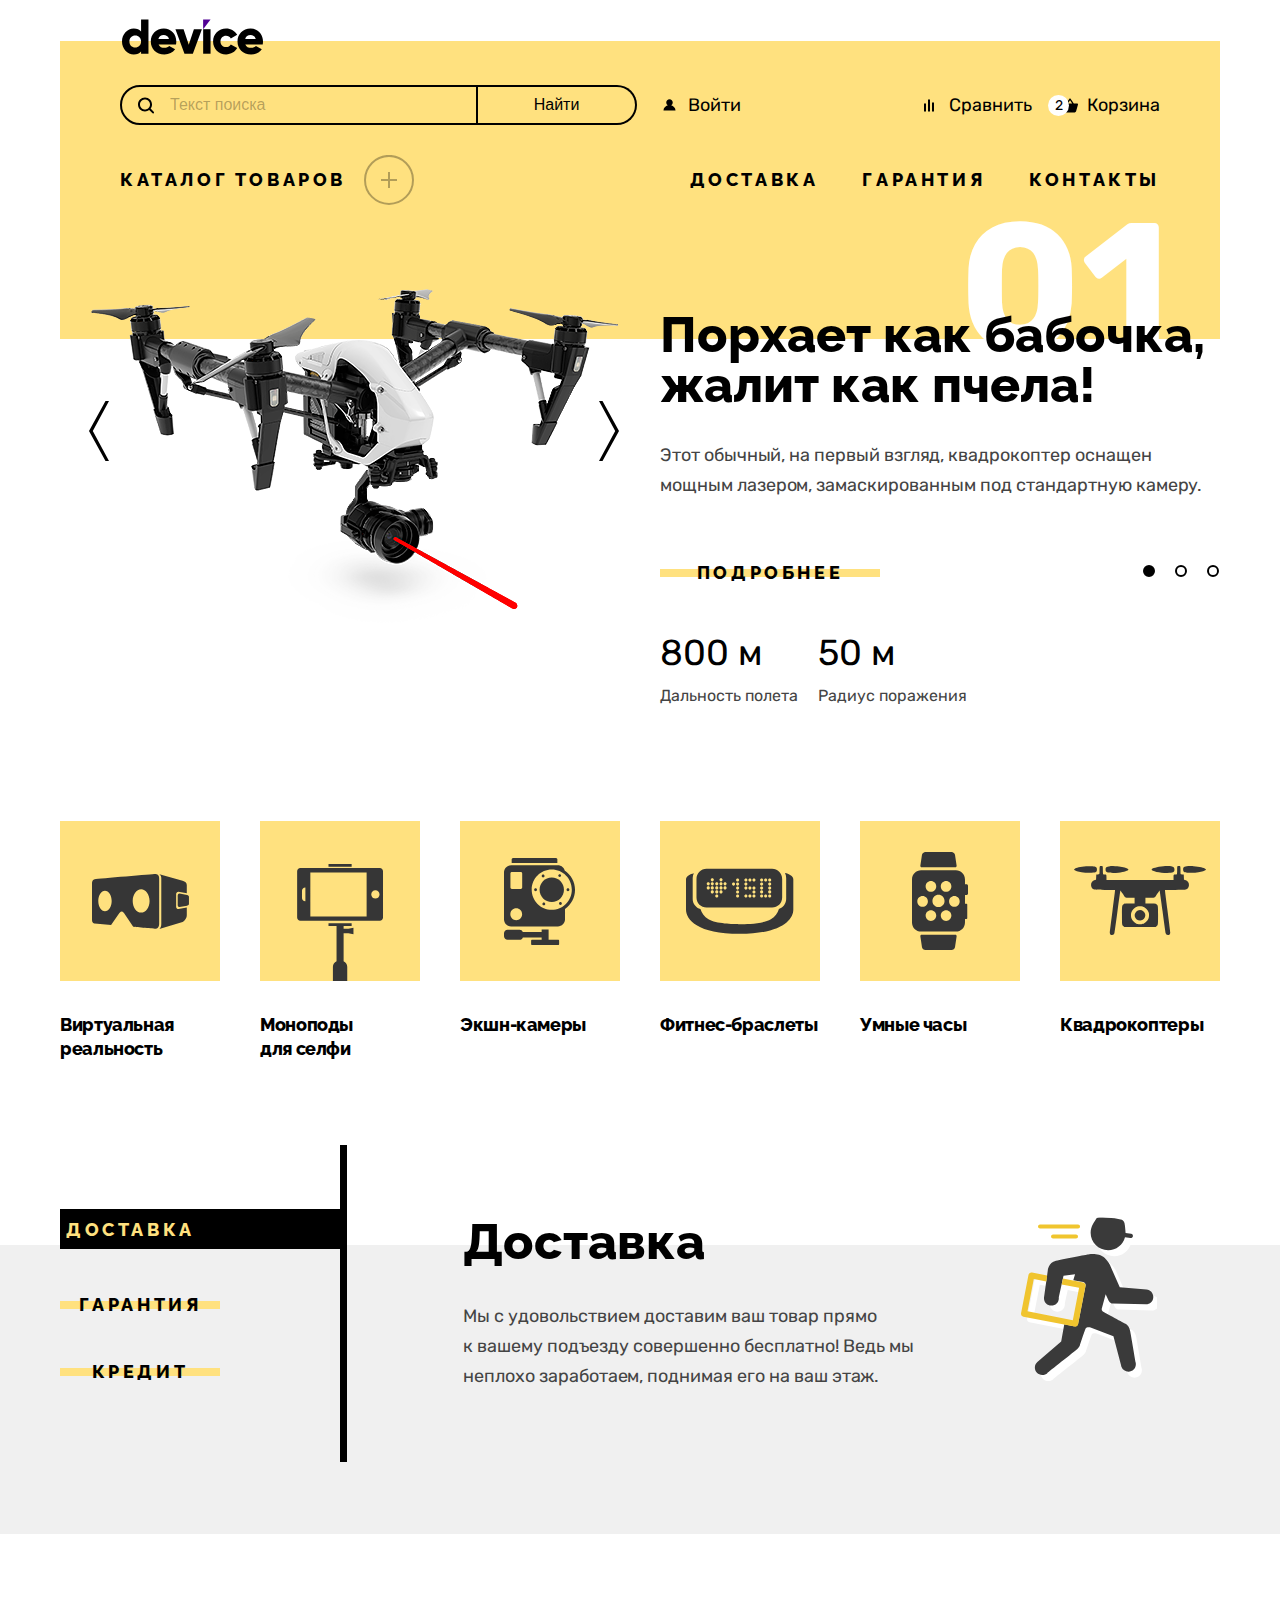
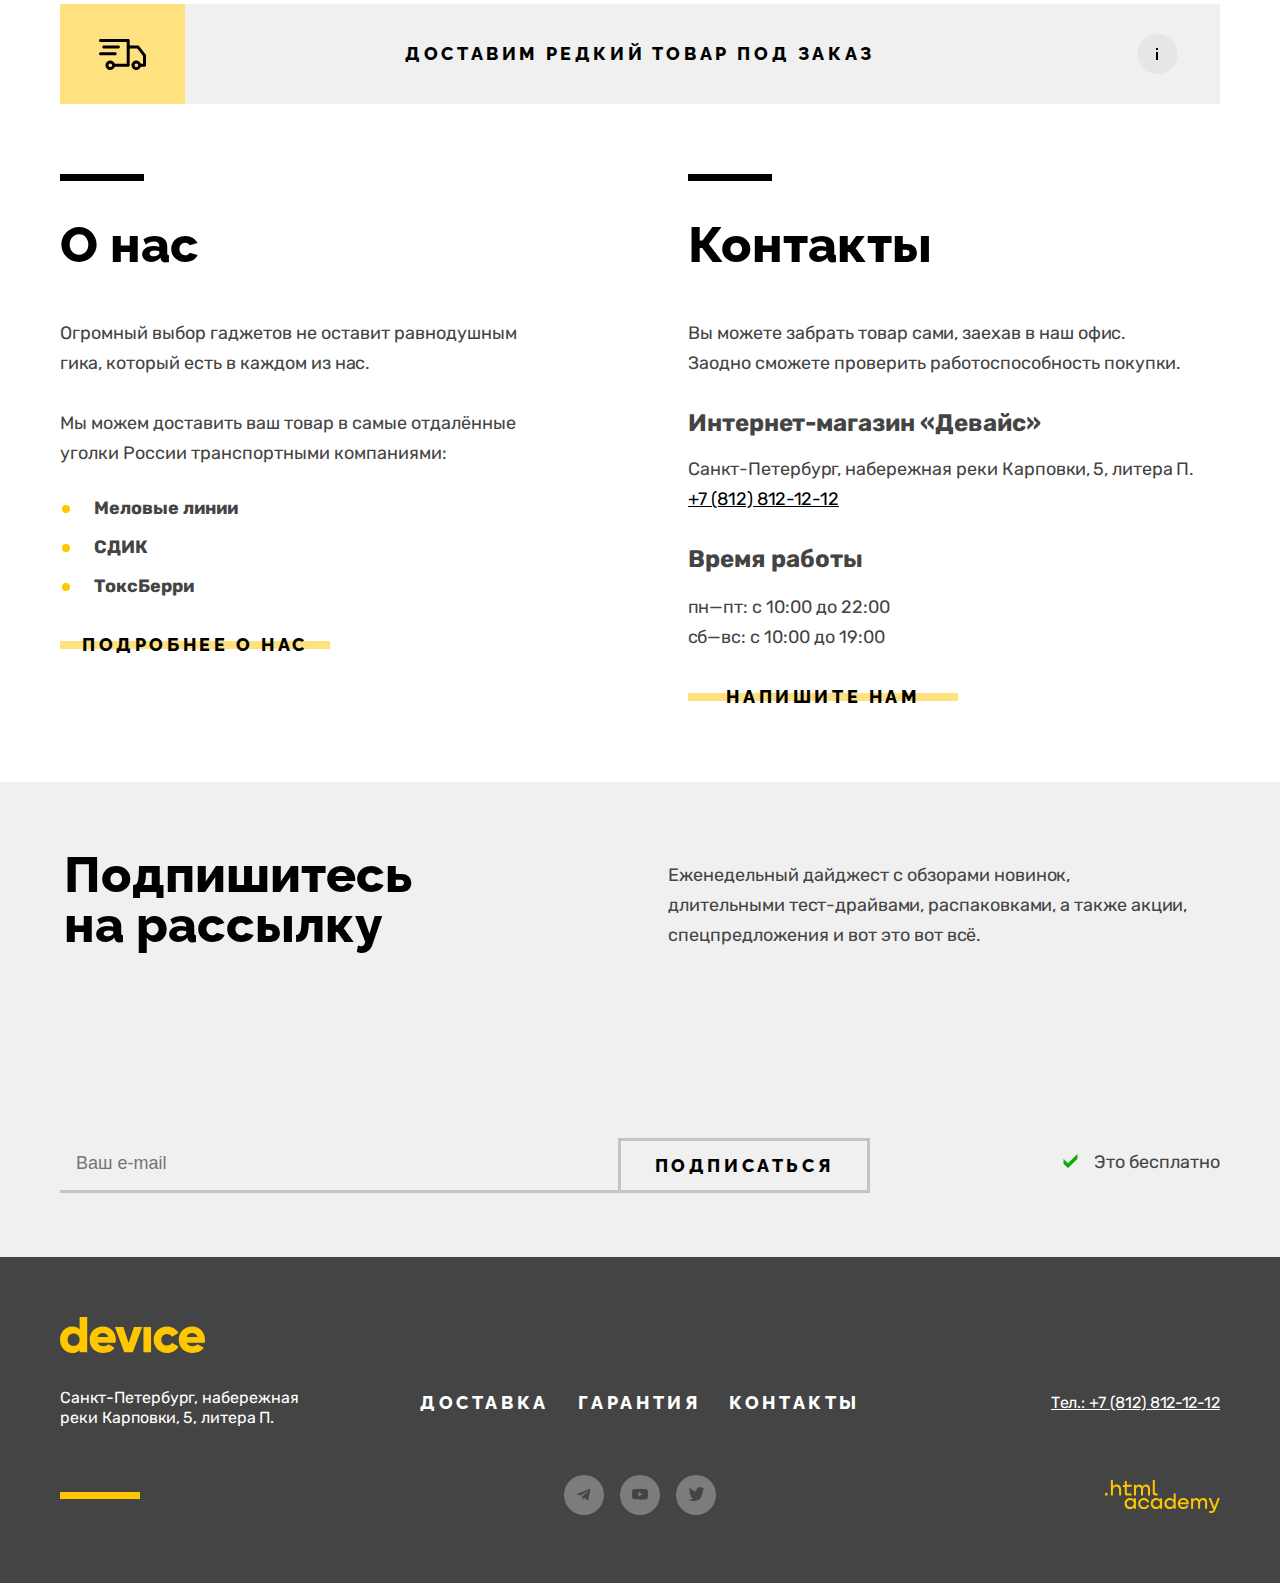
<file: index.html>
<!DOCTYPE html>
<html lang="ru">
<head>
  <meta charset="UTF-8">
  <meta http-equiv="X-UA-Compatible" content="IE=edge">
  <meta name="viewport" content="width=device-width, initial-scale=1.0">
  <title>Device — Главная страница</title>
  <link rel="icon" href="/images/favicon.png">
  <link rel="stylesheet" href="styles/styles.css">
</head>
<body>
  <header class="header">
    <div class="wrapper header__wrapper">
      <a class="header__logo">
        <img src="images/logo-main.svg" width="145" height="36" alt="Device — интернет-магазин техники">
      </a>
      <div class="header__user-nav">
        <form class="header-search" action="https://echo.htmlacademy.ru/">
          <label for="search" class="visually-hidden">Введите искомое значение</label>
          <input class="header-search__input" name="search" id="search" type="search" placeholder="Текст поиска" required>
          <button class="header-search__button" type="submit">Найти</button>
        </form>
        <ul class="clear-list header__user-list user-list">
          <li class="user-list__item">
            <a class="user-list__link user-list__link--user" href="#">Войти</a>
          </li>
          <li class="user-list__item">
            <a class="user-list__link user-list__link--compare" href="#">Сравнить</a>
          </li>
          <li class="user-list__item">
            <a class="user-list__link user-list__link--cart" data-count="2" href="#">
              Корзина
              <span class="visually-hidden">В корзине лежит 2 товара</span>
            </a>
             <div class="popover popover--open0"><!-- добавить класс popover-open   -->
              <div class="popover__content">
                <ul class="clear-list cart-list">
                  <li class="cart-list__item">
                    <a class="cart-list__link" href="#">
                      <img class="cart-list__image" src="/images/cart-image-one.jpg" width="39" height="43" alt="">
                      <p class="cart-list__title">Любительская селфи-палка</p>
                    </a>
                    <button class="cart-list__close" type="button"></button>
                  </li>
                  <li class="cart-list__item">
                    <a class="cart-list__link" href="#">
                      <img class="cart-list__image" src="/images/cart-image-two.jpg" width="39" height="43" alt="">
                      <p class="cart-list__title">Профессиональная селфи-палка</p>
                    </a>
                    <button class="cart-list__close" type="button"></button>
                  </li>
                </ul>
                <div class="popover__total">
                  <span>Товаров: 2</span>
                  <span>Сумма: 2000 ₽</span>
                </div>
                <div class="popover__button-container">
                  <a class="popover__button" href="#">Открыть корзину</a>
                </div>
              </div>
            </div>
          </li>
        </ul>
      </div>
      <nav class="header__navigation navigation">
        <ul class="clear-list navigation__list">
          <li class="navigation__item navigation__item--plus navigation__item--open4">
            <a class="navigation__link" href="category.html">Каталог товаров</a>
            <ul class="clear-list navigation__sublist sublist-menu">
              <li class="sublist-menu__item">
                <a class="sublist-menu__link" href="#">Виртуальная реальность</a>
              </li>
              <li class="sublist-menu__item">
                <a class="sublist-menu__link" href="#">Моноподы для cелфи</a>
              </li>
              <li class="sublist-menu__item">
                <a class="sublist-menu__link" href="#">Экшн-камеры</a>
              </li>
              <li class="sublist-menu__item">
                <a class="sublist-menu__link" href="#">Фитнес-браслеты</a>
              </li>
              <li class="sublist-menu__item">
                <a class="sublist-menu__link" href="#">Умные часы</a>
              </li>
              <li class="sublist-menu__item">
                <a class="sublist-menu__link" href="#">Квадрокоптеры</a>
              </li>
            </ul>
          </li>
          <li class="navigation__item">
            <a class="navigation__link" href="#">Доставка</a>
          </li>
          <li class="navigation__item">
            <a class="navigation__link" href="#">Гарантия</a>
          </li>
          <li class="navigation__item">
            <a class="navigation__link" href="#">Контакты</a>
          </li>
        </ul>
      </nav>
    </div>
  </header>
  <main class="main-container">
    <h1 class="visually-hidden">Device — интернет-магазин техники</h1>
    <section class="slider">
      <div class="wrapper slider__wrapper">
        <h2 class="visually-hidden">Популярные товары</h2>
        <ol class="clear-list slider__list">
          <!-- Первый слайд -->
          <li class="slider__item">
            <img class="slider__image" src="images/slider-1.png" width="560" height="560" alt="Квадракоптер">
            <div class="slider__content">
              <h3 class="slider__title">Порхает как бабочка, жалит как пчела!</h3>
              <p class="slider__description">Этот обычный, на первый взгляд, квадрокоптер оснащен мощным лазером, замаскированным под стандартную камеру.</p>
              <a class="button slider__link" href="#">
                <span>Подробнее</span>
              </a>
              <h4 class="visually-hidden">Немного характеристик:</h4>
              <ul class="clear-list slider__specifications spec-column">
                <li class="spec-column__item">
                  <b>800 м</b>
                  <span>Дальность полета</span>
                </li>
                <li class="spec-column__item">
                  <b>50 м</b>
                  <span>Радиус поражения</span>
                </li>
              </ul>
            </div>
          </li>
          <!-- Второй слайд -->
          <li class="slider__item slider__item--hide">
            <img class="slider__image" src="images/slider-2.png" width="560" height="560" alt="Квадракоптер">
            <div class="slider__content">
              <h3 class="slider__title">Худеем <br> правильно!</h3>
              <p class="slider__description">Мотивирующие фитнес-браслеты помогут найти в себе силы не пропускать занятия и соблюдать диету.</p>
              <a class="button slider__link" href="#">
                <span>Подробнее</span>
              </a>
              <h4 class="visually-hidden">Немного характеристик:</h4>
              <ul class="clear-list slider__specifications spec-column">
                <li class="spec-column__item">
                  <b>48 часов</b>
                  <span>Без подзарядки</span>
                </li>
              </ul>
            </div>
          </li>
          <!-- Третий слайд -->
          <li class="slider__item slider__item--hide">
            <img class="slider__image" src="images/slider-3.png" width="560" height="560" alt="Квадракоптер">
            <div class="slider__content">
              <h3 class="slider__title">Делай селфи, <br> как Бен Стиллер! </h3>
              <p class="slider__description">Самая длинная палка для селфи доступна в нашем магазине. Восемь (Восемь, Карл!) метров длиной и весом всего 5 кг.</p>
              <a class="button slider__link" href="#">
                <span>Подробнее</span>
              </a>
              <h4 class="visually-hidden">Немного характеристик:</h4>
              <ul class="clear-list slider__specifications spec-column">
                <!-- здесь отступ уже 40 между элементами. бесит -->
                <li class="spec-column__item">
                  <b>8,5 м</b>
                  <span>Длина палки</span>
                </li>
                <li class="spec-column__item">
                  <b>5 кг</b>
                  <span>Вес палки</span>
                </li>
                <li class="spec-column__item">
                  <b>Карбон</b>
                  <span>Материал</span>
                </li>
              </ul>
            </div>
          </li>
        </ol>
        <div class="slider__nav">
          <button class="slider__button slider__button--prev" type="button">
            <span class="visually-hidden">Предыдущий слайд</span>
          </button>
          <button class="slider__button slider__button--next" type="button">
            <span class="visually-hidden">Следуюший слайд</span>
          </button>
        </div>
        <ul class="clear-list slider__pagination">
          <li class="slider__pagination-item">
            <button class="slider__pagination-button slider__pagination-button--active" type="button"></button>
          </li>
          <li class="slider__pagination-item">
            <button class="slider__pagination-button" type="button"></button>
          </li>
          <li class="slider__pagination-item">
            <button class="slider__pagination-button" type="button"></button>
          </li>
        </ul>
      </div>
    </section>
    <section class="categories">
      <div class="wrapper">
        <h2 class="visually-hidden">Выберите категорию</h2>
        <ul class="clear-list categories__list">
          <li class="categories__item" style="--icon: url('../images/icons/vr.svg') center">
            <a class="categories__link" href="#">Виртуальная реальность</a>
          </li>
          <li class="categories__item" style="--icon: url('../images/icons/monopods.svg') bottom">
            <a class="categories__link" href="#">Моноподы <br> для селфи</a>
          </li>
          <li class="categories__item" style="--icon: url('../images/icons/camera.svg') center">
            <a class="categories__link" href="#">Экшн-камеры</a>
          </li>
          <li class="categories__item" style="--icon: url('../images/icons/fitness.svg') center">
            <a class="categories__link" href="#">Фитнес-браслеты</a>
          </li>
          <li class="categories__item" style="--icon: url('../images/icons/smart.svg') center">
            <a class="categories__link" href="#">Умные часы</a>
          </li>
          <li class="categories__item" style="--icon: url('../images/icons/quadrocopters.svg') center">
            <a class="categories__link" href="#">Квадрокоптеры</a>
          </li>
        </ul>
      </div>
    </section>
    <section class="service">
      <div class="wrapper service__wrapper">
        <h2 class="visually-hidden">Важная информация для покупателей</h2>
        <div class="service__tabs">
          <button class="button service__tab service__tab--active" type="button"><span>Доставка</span></button>
          <button class="button service__tab" type="button"><span>Гарантия</span></button>
          <button class="button service__tab" type="button"><span>Кредит</span></button>
        </div>
        <ul class="clear-list service__list">
          <li class="service__tab-content" style="--icon: url('../images/icons/tab-delivery.svg')">
            <h3 class="service__title">Доставка</h3>
            <p class="service__text">Мы с удовольствием доставим ваш товар прямо к&nbsp;вашему подъезду совершенно бесплатно! Ведь мы неплохо заработаем, поднимая его на ваш этаж.</p>
          </li>
          <li class="service__tab-content visually-hidden">
            <h3 class="service__tab-title">Гарантия</h3>
            <p>Если из-за возгорания купленного у нас товара у вас сгорит дом — не переживайте, мы выдадим вам новый. Товар, не дом, конечно же.</p>
          </li>
          <li class="service__tab-content visually-hidden">
            <h3 class="service__tab-title">Кредит</h3>
            <p>Залезть в долговую яму стало проще! Кредитные консультанты подберут для вас наиболее выгодные условия кредита. Выгодные для банка, разумеется.</p>
          </li>
        </ul>
      </div>
    </section>
    <article class="banner wrapper">
      <h2 class="visually-hidden">Информация о доставке</h2>
      <a class="banner__link" href="#">
        Доставим редкий товар под заказ
      </a>
    </article>
    <section class="about">
      <div class="wrapper about__wrapper">
        <div class="about__content">
          <h2 class="about__title">О нас</h2>
          <p>Огромный выбор гаджетов не оставит равнодушным <br> гика, который есть в каждом из нас.</p>
          <p>Мы можем доставить ваш товар в самые отдалённые <br> уголки России транспортными компаниями:</p>
          <ul class="clear-list about__list">
            <li>Меловые линии</li>
            <li>СДИК</li>
            <li>ТоксБерри</li>
          </ul>
          <a class="button about__button" href="#">
            <span>Подробнее о нас</span>
          </a>
        </div>
        <div class="about__content">
          <h2 class="about__title">Контакты</h2>
          <p>Вы можете забрать товар сами, заехав в наш офис.<br> Заодно сможете проверить работоспособность покупки.</p>
          <h3 class="about__subtitle">Интернет-магазин «Девайс»</h3>
          <address>
            Санкт-Петербург, набережная реки Карповки, 5, литера П. <br>
            <a class="about__link" href="tel:+78128121212">+7 (812) 812-12-12</a>
          </address>
          <h3 class="about__subtitle">Время работы</h3>
          <p class="about__time-works">пн—пт: с 10:00 до 22:00<br>сб—вс: с 10:00 до 19:00</p>
          <a class="button about__button" href="#">
            <span>Напишите нам</span>
          </a>
        </div>
      </div>
    </section>
    <section class="mailing">
      <div class="wrapper mailing__wrapper">
        <h2 class="mailing__title">Подпишитесь на рассылку</h2>
        <p class="mailing__text">Еженедельный дайджест с обзорами новинок,<br> длительными тест-драйвами, распаковками, а также акции, спецпредложения и вот это вот всё.</p>
        <form class="mailing__form" action="https://echo.htmlacademy.ru/">
          <label for="email" class="visually-hidden">Введите адрес электронной почты</label>
          <input class="mailing__form-field" type="email" name="email" id="email" placeholder="Ваш e-mail">
          <button type="submit" class="mailing__form-button btn btn--primary">Подписаться</button>
        </form>
        <p class="mailing__tagging">Это бесплатно</p>
      </div>
    </section>
  </main>
  <footer class="footer">
    <div class="wrapper">
      <a class="footer__logo">
        <img src="images/logo-footer.svg" width="145" height="36" alt="Device — интернет-магазин техники">
      </a>
      <div class="footer__content">
        <address class="footer__address">Санкт-Петербург, набережная реки Карповки, 5, литера П.</address>
        <div class="footer__navigation">
          <ul class="clear-list secondary-menu">
            <li class="secondary-menu__item">
              <a class="secondary-menu__link" href="#">Доставка</a>
            </li>
            <li class="secondary-menu__item">
              <a class="secondary-menu__link" href="#">Гарантия</a>
            </li>
            <li class="secondary-menu__item">
              <a class="secondary-menu__link" href="#">Контакты</a>
            </li>
          </ul>
          <ul class="clear-list social">
            <li class="social__item">
              <a class="social__link social__link--telegram" href="#">
                <span class="visually-hidden">Перейти на наш Телеграмм канал</span>
              </a>
            </li>
            <li class="social__item">
              <a class="social__link social__link--youtube" href="#">
                <span class="visually-hidden">Перейти на наш ютуб канал</span>
              </a>
            </li>
            <li class="social__item">
              <a class="social__link social__link--twitter" href="#">
                <span class="visually-hidden">Перейти на наш twitter канал</span>
              </a>
            </li>
          </ul>
        </div>
        <div class="footer__box">
          <a class="footer__link" href="tel:+78128121212">Тел.: +7 (812) 812-12-12</a>
          <a class="footer__author" href="#">
            <svg width="115" height="33" viewBox="0 0 115 33" fill="none" xmlns="http://www.w3.org/2000/svg">
              <path d="M0 12.9V15.5H2.5V12.9H0Z" fill="current-color"/>
              <path d="M11.6 4.5C10 4.5 8.8 5.2 8 6.2H7.9V0H5.9V15.5H7.9V10.2C7.9 8.1 9.2 6.6 11.2 6.6C13 6.6 14.1 8 14.1 9.8V15.5H16.1V9.4C16.2 6.4 14.3 4.5 11.6 4.5Z" fill="current-color"/>
              <path d="M26.6 4.8H21.8V1.1H19.8V4.9H17.9V6.9H19.8V12.9C19.8 14.6 20.8 15.6 22.5 15.6H26.6V13.6H22.9C22.2 13.6 21.8 13.2 21.8 12.5V6.8H26.6V4.8Z" fill="current-color"/>
              <path d="M41.1 4.6C39.5 4.6 38.2 5.4 37.6 6.7H37.5C36.9 5.5 35.7 4.6 34.1 4.6C32.7 4.6 31.6 5.4 31 6.4H30.9V4.8H29V15.4H31V10C31 8 32 6.5 33.6 6.5C35.1 6.5 36 7.5 36 9.1V15.4H38V9.8C38 7.4 39.4 6.5 40.6 6.5C42.1 6.5 43 7.5 43 9.1V15.4H45V8.9C45.1 6.4 43.6 4.6 41.1 4.6Z" fill="current-color"/>
              <path d="M47.8 12.7C47.8 14.4 48.8 15.4 50.6 15.4H52.6V13.4H50.9C50.2 13.4 49.8 13 49.8 12.3V0H47.8V12.7Z" fill="current-color"/>
              <path d="M28.9 19.7C28 18.6 26.7 17.9 25 17.9C21.9 17.9 19.6 20.2 19.6 23.5C19.6 26.8 21.9 29.1 25 29.1C26.8 29.1 28 28.3 28.8 27.2H28.9V28.8H30.9V18.2H28.9V19.7ZM25.3 27.1C23.1 27.1 21.7 25.5 21.7 23.5C21.7 21.5 23.1 19.9 25.3 19.9C27.5 19.9 28.9 21.5 28.9 23.5C28.9 25.4 27.5 27.1 25.3 27.1Z" fill="current-color"/>
              <path d="M44.2 22C43.7 19.6 41.6 17.9 38.8 17.9C35.4 17.9 33.2 20.4 33.2 23.5C33.2 26.6 35.4 29.1 38.8 29.1C41.6 29.1 43.7 27.3 44.2 24.9H42.1C41.7 26.2 40.4 27.2 38.8 27.2C36.6 27.2 35.2 25.6 35.2 23.6C35.2 21.6 36.6 20 38.8 20C40.4 20 41.6 21 42.1 22.2H44.2V22Z" fill="current-color"/>
              <path d="M55.1 19.7C54.2 18.6 52.9 17.9 51.2 17.9C48.1 17.9 45.8 20.2 45.8 23.5C45.8 26.8 48.1 29.1 51.2 29.1C53 29.1 54.2 28.3 55 27.2H55.1V28.8H57.1V18.2H55.1V19.7ZM51.5 27.1C49.3 27.1 47.9 25.5 47.9 23.5C47.9 21.5 49.3 19.9 51.5 19.9C53.7 19.9 55.1 21.5 55.1 23.5C55.1 25.4 53.6 27.1 51.5 27.1Z" fill="current-color"/>
              <path d="M68.7 19.8C67.8 18.7 66.5 17.9 64.8 17.9C61.7 17.9 59.4 20.2 59.4 23.5C59.4 26.8 61.6 29.1 64.8 29.1C66.5 29.1 67.8 28.3 68.6 27.3H68.7V28.8H70.7V13.4H68.7V19.8ZM65.1 27.1C62.9 27.1 61.5 25.5 61.5 23.5C61.5 21.5 62.9 19.9 65.1 19.9C67.3 19.9 68.7 21.5 68.7 23.5C68.6 25.5 67.2 27.1 65.1 27.1Z" fill="current-color"/>
              <path d="M78.3 17.9C75 17.9 72.8 20.4 72.8 23.5C72.8 26.5 74.9 29.1 78.3 29.1C80.8 29.1 82.8 27.8 83.5 25.5H81.4C80.9 26.5 79.8 27.1 78.4 27.1C76.5 27.1 75.1 25.8 75 24.2H83.8C84 20.6 81.8 17.9 78.3 17.9ZM78.3 19.8C80 19.8 81.3 20.8 81.6 22.4H75.1C75.4 20.9 76.6 19.8 78.3 19.8Z" fill="current-color"/>
              <path d="M98.2 17.9C96.6 17.9 95.3 18.7 94.6 19.9H94.5C93.9 18.7 92.7 17.9 91.1 17.9C89.7 17.9 88.6 18.6 88 19.7V18.2H86.1V28.8H88.1V23.4C88.1 21.4 89.1 20 90.7 19.9C92.2 19.9 93.1 20.9 93.1 22.5V28.8H95.1V23.2C95.1 20.8 96.5 19.9 97.7 19.9C99.2 19.9 100.1 20.9 100.1 22.5V28.8H102.1V22.3C102.2 19.7 100.7 17.9 98.2 17.9Z" fill="current-color"/>
              <path d="M109.4 27L105.8 18.1H103.6L108.4 29.7C108.1 30.6 107.7 30.9 106.7 30.9H104.2V32.9H106.7C108.5 32.9 109.5 32.1 110.2 30.3L114.9 18.1H112.8L109.4 27Z" fill="current-color"/>
            </svg>
          </a>
        </div>
      </div>
    </div>
  </footer>

  <!-- убрать класс modal-container-close, чтобы показать модальное окно -->
  <div class="modal-container modal-container--close">
    <div class="modal">
      <section class="modal__content">
        <header class="modal__header">
          <h2 class="modal__title">Доставка под заказ</h2>
          <button class="modal__close-button">
            <span class="visually-hidden">Закрыть</span>
          </button>
        </header>
        <form class="modal__form form" action="https://echo.htmlacademy.ru/" method="post">
          <div class="form__group">
            <p class="form__field">
              <label class="form__label" for="your-name">Ваше имя:</label>
              <input class="form__input form__input--name" type="text" id="your-name" name="your-name" placeholder="Введите имя" required>
              <span class="form__annotation">Добавьте имя</span>
            </p>
            <p class="form__field form__field--error">
              <label class="form__label" for="your-email">Ваш e-mail:</label>
              <input class="form__input form__input--email" type="text" id="your-email" name="your-email" placeholder="почта" required>
              <span class="form__annotation">Забавный у вас адрес</span>
            </p>
          </div>
          <div class="form__group">
            <p class="form__field">
              <label class="form__label" for="what-go">Что нужно привезти:</label>
              <input class="form__input form__input--wide" type="text" id="what-go" name="what-go" placeholder="В свободной форме" disabled>
            </p>
            <p class="form__field">
              <span class="form__label">
                <label class="form__label-box" for="quntaty">Количество:</label>
                <span class="tooltip">
                  <button class="tooltip__toggle" type="button" aria-labelledby="tooltip-label"></button>
                  <span class="tooltip__text" role="tooltip" id="tooltip-label">Постараемся найти, сколько нужно. <br> Привезём сколько получится по требованиям <br> к провозу багажа.</span>
                </span>
              </span>
              <span class="form__box box-field">
                <button class="box-field__button box-field__button--minus" type="button">
                  <span class="visually-hidden">Минус</span>
                </button>
                <input class="form__input box-field__input" type="number" id="quntaty" name="quntaty" value="1">
                <button class="box-field__button box-field__button--plus" type="button">
                  <span class="visually-hidden">Плюс</span>
                </button>
              </span>
            </p>
          </div>
          <button class="button form__button" type="submit">
            <span>Отправить</span>
          </button>
        </form>
      </section>
    </div>
  </div>
</body>
</html>


<!--
  Что не получилось
  - активное состояние кнопок соц сетей, не хочется svg в разметку
  - высота у банера в псевдоэлементов 100px
  - цвет кружочка i в банере, светлее чем в макете
  - apperance в инпуте количество не убралось
  - .navigation__item-open:focus-within .navigation__sublist не работает в сафари
  - pixel perfect в блоке service
  - три колонки в подкаталоге
 -->
</file>
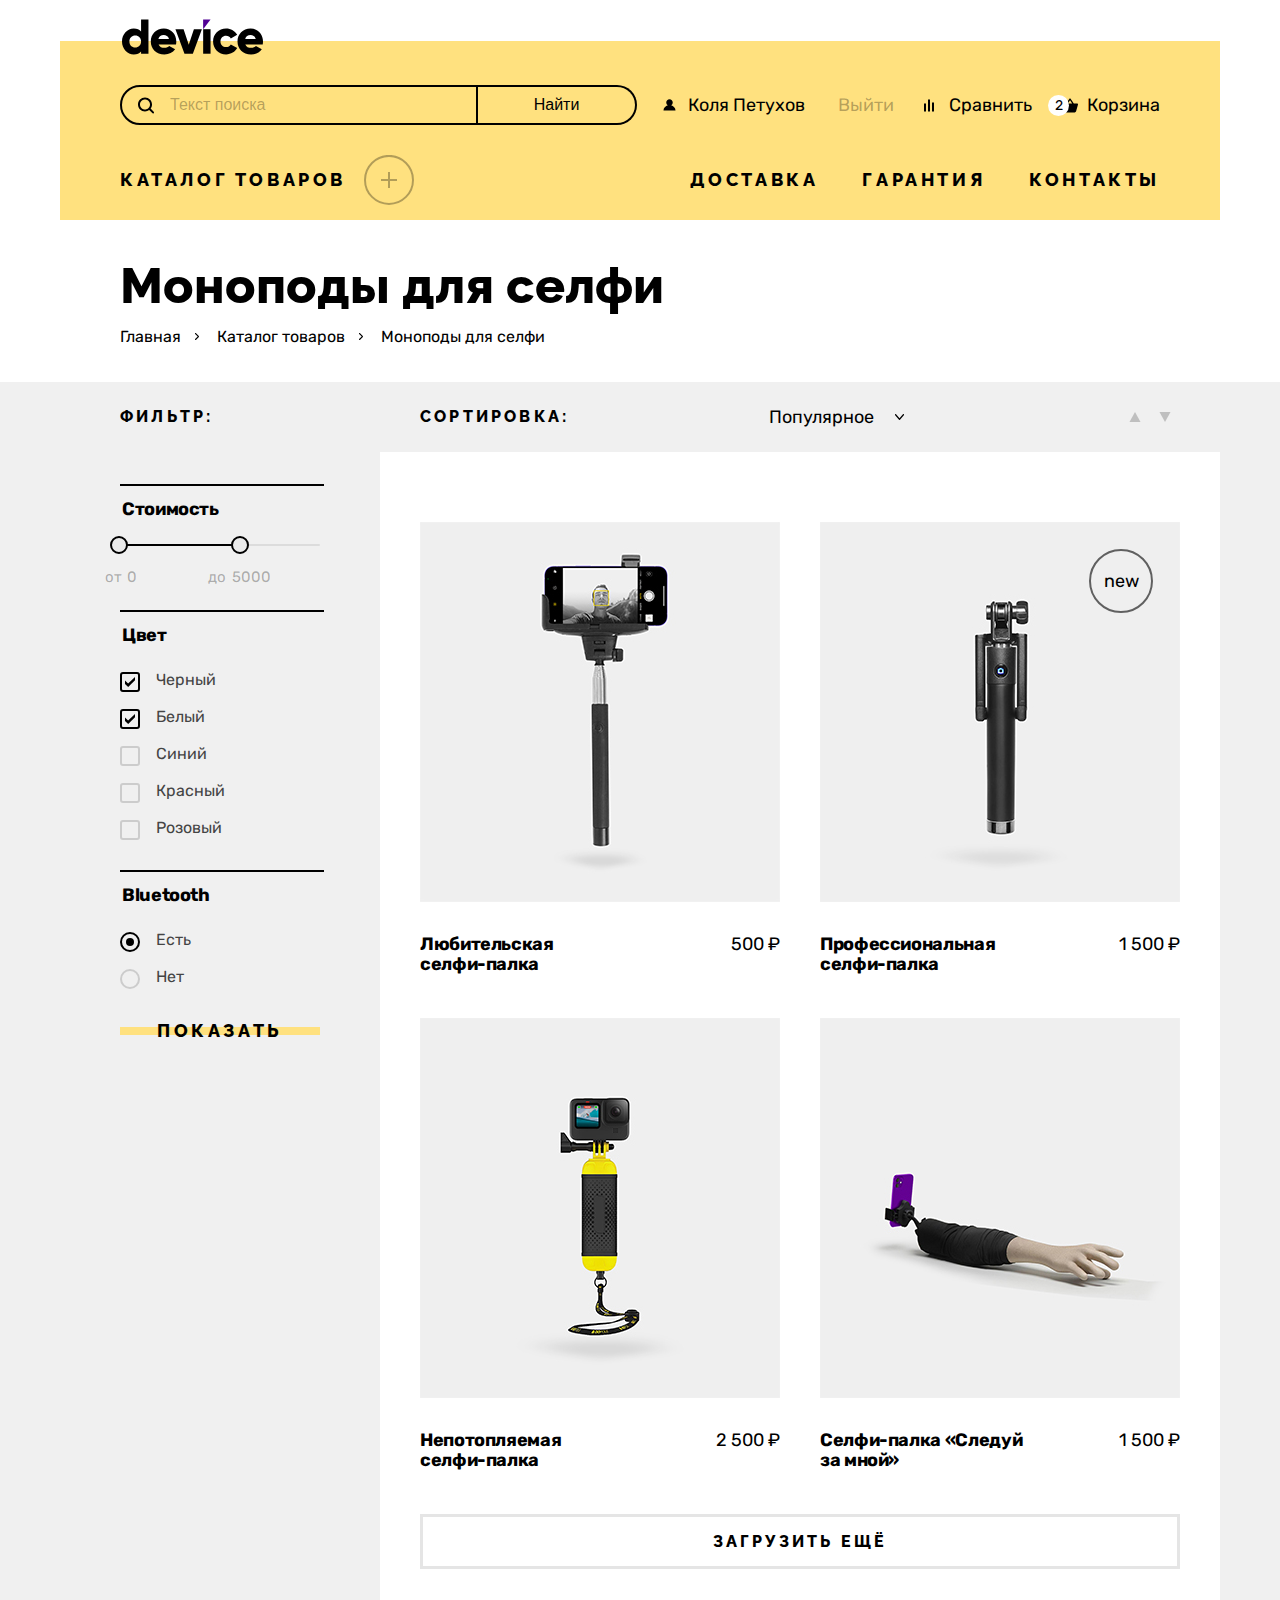
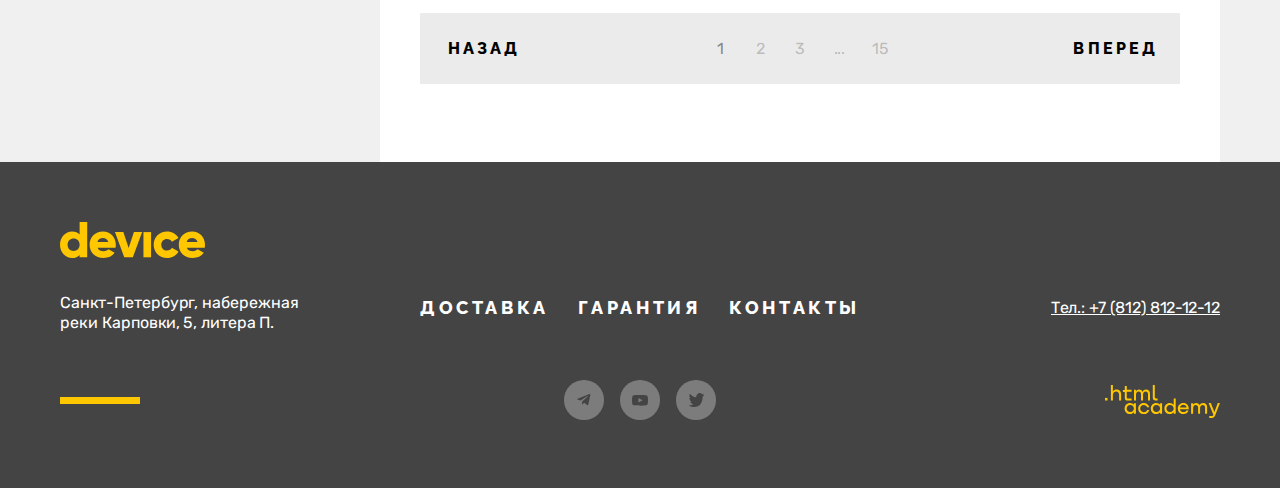
<file: category.html>
<!DOCTYPE html>
<html lang="ru">
<head>
  <meta charset="UTF-8">
  <meta http-equiv="X-UA-Compatible" content="IE=edge">
  <meta name="viewport" content="width=device-width, initial-scale=1.0">
  <title>Моноподы для селфи</title>
  <link rel="icon" href="/images/favicon.png">
  <link rel="stylesheet" href="styles/styles.css">
</head>
<body>
  <header class="header">
    <div class="wrapper header__wrapper">
      <a class="header__logo" href="index.html">
        <img src="images/logo-main.svg" width="145" height="36" alt="Device — интернет-магазин техники">
      </a>
      <div class="header__user-nav">
        <form class="header-search" action="https://echo.htmlacademy.ru/">
          <label for="search" class="visually-hidden">Введите искомое значение</label>
          <input class="header-search__input" name="search" id="search" type="search" placeholder="Текст поиска" required>
          <button class="header-search__button" type="submit">Найти</button>
        </form>
        <ul class="clear-list header__user-list user-list">
          <li class="user-list__item">
            <a class="user-list__link user-list__link--user" href="#">Коля Петухов</a>
          </li>
          <li class="user-list__item">
            <a class="user-list__link user-list__link--exit" href="#">Выйти</a>
          </li>
          <li class="user-list__item">
            <a class="user-list__link user-list__link--compare" href="#">Сравнить</a>
          </li>
          <li class="user-list__item">
            <a class="user-list__link user-list__link--cart" data-count="2" href="#">
              Корзина
              <span class="visually-hidden">В корзине лежит 2 товара</span>
            </a>
            <div class="popover popover--open4"><!-- добавить класс popover-open   -->
              <div class="popover__content">
                <ul class="clear-list cart-list">
                  <li class="cart-list__item">
                    <a class="cart-list__link" href="#">
                      <img class="cart-list__image" src="/images/cart-image-one.jpg" width="39" height="43" alt="">
                      <p class="cart-list__title">Любительская селфи-палка</p>
                    </a>
                    <button class="cart-list__close" type="button"></button>
                  </li>
                  <li class="cart-list__item">
                    <a class="cart-list__link" href="#">
                      <img class="cart-list__image" src="/images/cart-image-two.jpg" width="39" height="43" alt="">
                      <p class="cart-list__title">Профессиональная селфи-палка</p>
                    </a>
                    <button class="cart-list__close" type="button"></button>
                  </li>
                </ul>
                <div class="popover__total">
                  <span>Товаров: 2</span>
                  <span>Сумма: 2000 ₽</span>
                </div>
                <div class="popover__button-container">
                  <a class="popover__button" href="#">Открыть корзину</a>
                </div>
              </div>
            </div>
          </li>
        </ul>
      </div>
      <nav class="header__navigation navigation">
        <ul class="clear-list navigation__list">
          <li class="navigation__item navigation__item--plus">
            <a class="navigation__link" href="category.html">Каталог товаров</a>
            <ul class="clear-list navigation__sublist sublist-menu">
              <li class="sublist-menu__item">
                <a class="sublist-menu__link" href="#">Виртуальная реальность</a>
              </li>
              <li class="sublist-menu__item">
                <a class="sublist-menu__link" href="#">Моноподы для cелфи</a>
              </li>
              <li class="sublist-menu__item">
                <a class="sublist-menu__link" href="#">Экшн-камеры</a>
              </li>
              <li class="sublist-menu__item">
                <a class="sublist-menu__link" href="#">Фитнес-браслеты</a>
              </li>
              <li class="sublist-menu__item">
                <a class="sublist-menu__link" href="#">Умные часы</a>
              </li>
              <li class="sublist-menu__item">
                <a class="sublist-menu__link" href="#">Квадрокоптеры</a>
              </li>
            </ul>
          </li>
          <li class="navigation__item">
            <a class="navigation__link" href="#">Доставка</a>
          </li>
          <li class="navigation__item">
            <a class="navigation__link" href="#">Гарантия</a>
          </li>
          <li class="navigation__item">
            <a class="navigation__link" href="#">Контакты</a>
          </li>
        </ul>
      </nav>
    </div>
  </header>
  <main class="main-container">
    <header class="page-header">
      <div class="wrapper page-header__wrapper">
        <h1 class="page-header__title">Моноподы для селфи</h1>
        <ul class="clear-list page-header__breadcrumps breadcrumps">
          <li class="breadcrumps__item">
            <a class="breadcrumps__link" href="#">Главная</a>
          </li>
          <li class="breadcrumps__item">
            <a class="breadcrumps__link" href="#">Каталог товаров</a>
          </li>
          <li class="breadcrumps__item">
            <a class="breadcrumps__link" href="#">Моноподы для селфи</a>
          </li>
        </ul>
      </div>
    </header>
    <section class="catalog-products">
      <div class="wrapper catalog-products__wrapper">
        <h2 class="visually-hidden">Список товаров с фильтрами</h2>

        <form class="catalog-filter" action="https://echo.htmlacademy.ru/" method="get">
          <p class="catalog-filter__title">Фильтр:</p>
          <fieldset class="catalog-filter__group">
            <legend class="catalog-filter__subtitle">Стоимость</legend>
            <div class="range">
              <div class="range__scale">
                <div class="range__bar" style="left: 0; width: 119px">
                  <button type="button" class="range__toggle toggle-min">
                    <span class="visually-hidden">Изменить минимальную цену.</span>
                  </button>
                  <button type="button" class="range__toggle toggle-max">
                    <span class="visually-hidden">Изменить максимальную цену.</span>
                  </button>
                </div>
              </div>
              <div class="range__wrapper-inputs">
                <label class="catalog-filter__label" style="left: -15px;">
                  от <input class="range__input" type="number" value="0" name="min-price">
                </label>
                <label class="catalog-filter__label" style="right: 44px;">
                  до <input class="range__input" type="number" value="5000" name="max-price" style="width: 50px">
                </label>
              </div>
            </div>
          </fieldset>
          <fieldset class="catalog-filter__group">
            <legend class="catalog-filter__subtitle">Цвет</legend>
            <ul class="clear-list catalog-filter__list">
              <li class="catalog-filter__item">
                <label class="control">
                  <input class="visually-hidden control__input" type="checkbox" name="color" value="black" checked>
                  <span class="control__mark"></span>
                  <span class="control__label">Черный</span>
                </label>
              </li>
              <li class="catalog-filter__item">
                <label class="control">
                  <input class="visually-hidden control__input" type="checkbox" name="color" value="white" checked>
                  <span class="control__mark"></span>
                  <span class="control__label">Белый</span>
                </label>
              </li>
              <li class="catalog-filter__item">
                <label class="control">
                  <input class="visually-hidden control__input" type="checkbox" name="color" value="blue">
                  <span class="control__mark"></span>
                  <span class="control__label">Синий</span>
                </label>
              </li>
              <li class="catalog-filter__item">
                <label class="control">
                  <input class="visually-hidden control__input" type="checkbox" name="color" value="red">
                  <span class="control__mark"></span>
                  <span class="control__label">Красный</span>
                </label>
              </li>
              <li class="catalog-filter__item">
                <label class="control">
                  <input class="visually-hidden control__input" type="checkbox" name="color" value="pink">
                  <span class="control__mark"></span>
                  <span class="control__label">Розовый</span>
                </label>
              </li>
            </ul>
          </fieldset>
          <fieldset class="catalog-filter__group">
            <legend class="catalog-filter__subtitle">Bluetooth</legend>
            <ul class="clear-list catalog-filter__list"> <!-- почему используем список тут? -->
              <li class="catalog-filter__item">
                <label class="control">
                  <input class="visually-hidden control__input" type="radio" name="bluetooth" value="1" checked>
                  <span class="control__mark"></span>
                  <span class="control__label">Есть</span>
                </label>
              </li>
              <li class="catalog-filter__item">
                <label class="control">
                  <input class="visually-hidden control__input" type="radio" name="bluetooth" value="0">
                  <span class="control__mark"></span>
                  <span class="control__label">Нет</span>
                </label>
              </li>
            </ul>
          </fieldset>
          <button type="submit" class="button catalog-filter__button">
            <span>Показать</span>
          </button>
        </form>

        <div class="catalog-products__content">
          <header class="catalog-products__header">
            <p class="catalog-products__subtitle">Сортировка:</p>
            <select class="select-control" aria-label="Сортировка">
              <option value="popular">Популярное</option>
              <option value="cheap">Сначала дешёвое</option>
              <option value="expensive">Сначала дорогое</option>
            </select>
            <div class="sorting-container">
              <a class="sorting-button sorting-button--from-smaller" href="#">
                <span class="visually-hidden">Показать список</span>
              </a>
              <a class="sorting-button sorting-button--from-more" href="#">
                <span class="visually-hidden">Показать карточки</span>
              </a>
            </div>
          </header>
          <ul class="clear-list products">
            <li class="products__item">
              <a class="products__link" href="#">
                <img src="images/amateur-selfie-stick.jpg" width="360" height="380" alt="Любительская селфи-палка">
                <div class="products__overflow">
                  <p class="button products__button"><span>Подробнее</span></p>
                </div>
                <div class="products__meta">
                  <h3 class="products__title">Любительская <br> селфи-палка</h3>
                  <p class="products__price">500 ₽</p>
                </div>
              </a>
            </li>
            <li class="products__item">
              <a class="products__link" href="#">
                <img src="images/professional-selfie-stick.jpg" width="360" height="380" alt="Профессиональная селфи-палка">
                <div class="products__overflow">
                  <div class="products__label">
                    <span>new</span>
                  </div>
                  <p class="button products__button"><span>Подробнее</span></p>
                </div>
                <div class="products__meta">
                  <h3 class="products__title">Профессиональная <br> селфи-палка</h3>
                  <p class="products__price">1 500 ₽</p>
                </div>
              </a>
            </li>
            <li class="products__item">
              <a class="products__link" href="#">
                <img src="images/unsinkable-selfie-stick.jpg" width="360" height="380" alt="Непотопляемая селфи-палка">
                <div class="products__overflow">
                  <p class="button products__button"><span>Подробнее</span></p>
                </div>
                <div class="products__meta">
                  <h3 class="products__title">Непотопляемая <br> селфи-палка</h3>
                  <p class="products__price">2 500 ₽</p>
                </div>
              </a>
            </li>
            <li class="products__item">
              <a class="products__link" href="#">
                <img src="images/selfie-stick-follow-me.jpg" width="360" height="380" alt="Селфи-палка «Следуй за мной»">
                <div class="products__overflow">
                  <p class="button products__button"><span>Подробнее</span></p>
                </div>
                <div class="products__meta">
                  <h3 class="products__title">Селфи-палка «Следуй за мной»</h3>
                  <p class="products__price">1 500 ₽</p>
                </div>
              </a>
            </li>
          </ul>
          <button type="button" class="btn">Загрузить ещё</button>
          <ul class="clear-list pagination">
            <li class="pagination__item">
              <a class="pagination__link pagination__link--text" href="#">Назад</a>
            </li>
            <li class="pagination__item">
              <a class="pagination__link pagination__link--curent">1</a>
            </li>
            <li class="pagination__item">
              <a class="pagination__link" href="#">2</a>
            </li>
            <li class="pagination__item">
              <a class="pagination__link" href="#">3</a>
            </li>
            <li class="pagination__item">
              <a class="pagination__link" href="#">...</a>
            </li>
            <li class="pagination__item">
              <a class="pagination__link" href="#">15</a>
            </li>
            <li class="pagination__item">
              <a class="pagination__link pagination__link--text" href="#">Вперед</a>
            </li>
          </ul>
        </div>
      </div>
    </section>
  </main>
  <footer class="footer">
    <div class="wrapper">
      <a class="footer__logo" href="/">
        <img src="images/logo-footer.svg" width="145" height="36" alt="Device — интернет-магазин техники">
      </a>
      <div class="footer__content">
        <address class="footer__address">Санкт-Петербург, набережная реки Карповки, 5, литера П.</address>
        <div class="footer__navigation">
          <ul class="clear-list secondary-menu">
            <li class="secondary-menu__item">
              <a class="secondary-menu__link" href="#">Доставка</a>
            </li>
            <li class="secondary-menu__item">
              <a class="secondary-menu__link" href="#">Гарантия</a>
            </li>
            <li class="secondary-menu__item">
              <a class="secondary-menu__link" href="#">Контакты</a>
            </li>
          </ul>
          <ul class="clear-list social">
            <li class="social__item">
              <a class="social__link social__link--telegram" href="#">
                <span class="visually-hidden">Перейти на наш Телеграмм канал</span>
              </a>
            </li>
            <li class="social__item">
              <a class="social__link social__link--youtube" href="#">
                <span class="visually-hidden">Перейти на наш ютуб канал</span>
              </a>
            </li>
            <li class="social__item">
              <a class="social__link social__link--twitter" href="#">
                <span class="visually-hidden">Перейти на наш twitter канал</span>
              </a>
            </li>
          </ul>
        </div>
        <div class="footer__box">
          <a class="footer__link" href="tel:+78128121212">Тел.: +7 (812) 812-12-12</a>
          <a class="footer__author" href="#">
            <svg width="115" height="33" viewBox="0 0 115 33" fill="none" xmlns="http://www.w3.org/2000/svg">
              <path d="M0 12.9V15.5H2.5V12.9H0Z" fill="current-color"/>
              <path d="M11.6 4.5C10 4.5 8.8 5.2 8 6.2H7.9V0H5.9V15.5H7.9V10.2C7.9 8.1 9.2 6.6 11.2 6.6C13 6.6 14.1 8 14.1 9.8V15.5H16.1V9.4C16.2 6.4 14.3 4.5 11.6 4.5Z" fill="current-color"/>
              <path d="M26.6 4.8H21.8V1.1H19.8V4.9H17.9V6.9H19.8V12.9C19.8 14.6 20.8 15.6 22.5 15.6H26.6V13.6H22.9C22.2 13.6 21.8 13.2 21.8 12.5V6.8H26.6V4.8Z" fill="current-color"/>
              <path d="M41.1 4.6C39.5 4.6 38.2 5.4 37.6 6.7H37.5C36.9 5.5 35.7 4.6 34.1 4.6C32.7 4.6 31.6 5.4 31 6.4H30.9V4.8H29V15.4H31V10C31 8 32 6.5 33.6 6.5C35.1 6.5 36 7.5 36 9.1V15.4H38V9.8C38 7.4 39.4 6.5 40.6 6.5C42.1 6.5 43 7.5 43 9.1V15.4H45V8.9C45.1 6.4 43.6 4.6 41.1 4.6Z" fill="current-color"/>
              <path d="M47.8 12.7C47.8 14.4 48.8 15.4 50.6 15.4H52.6V13.4H50.9C50.2 13.4 49.8 13 49.8 12.3V0H47.8V12.7Z" fill="current-color"/>
              <path d="M28.9 19.7C28 18.6 26.7 17.9 25 17.9C21.9 17.9 19.6 20.2 19.6 23.5C19.6 26.8 21.9 29.1 25 29.1C26.8 29.1 28 28.3 28.8 27.2H28.9V28.8H30.9V18.2H28.9V19.7ZM25.3 27.1C23.1 27.1 21.7 25.5 21.7 23.5C21.7 21.5 23.1 19.9 25.3 19.9C27.5 19.9 28.9 21.5 28.9 23.5C28.9 25.4 27.5 27.1 25.3 27.1Z" fill="current-color"/>
              <path d="M44.2 22C43.7 19.6 41.6 17.9 38.8 17.9C35.4 17.9 33.2 20.4 33.2 23.5C33.2 26.6 35.4 29.1 38.8 29.1C41.6 29.1 43.7 27.3 44.2 24.9H42.1C41.7 26.2 40.4 27.2 38.8 27.2C36.6 27.2 35.2 25.6 35.2 23.6C35.2 21.6 36.6 20 38.8 20C40.4 20 41.6 21 42.1 22.2H44.2V22Z" fill="current-color"/>
              <path d="M55.1 19.7C54.2 18.6 52.9 17.9 51.2 17.9C48.1 17.9 45.8 20.2 45.8 23.5C45.8 26.8 48.1 29.1 51.2 29.1C53 29.1 54.2 28.3 55 27.2H55.1V28.8H57.1V18.2H55.1V19.7ZM51.5 27.1C49.3 27.1 47.9 25.5 47.9 23.5C47.9 21.5 49.3 19.9 51.5 19.9C53.7 19.9 55.1 21.5 55.1 23.5C55.1 25.4 53.6 27.1 51.5 27.1Z" fill="current-color"/>
              <path d="M68.7 19.8C67.8 18.7 66.5 17.9 64.8 17.9C61.7 17.9 59.4 20.2 59.4 23.5C59.4 26.8 61.6 29.1 64.8 29.1C66.5 29.1 67.8 28.3 68.6 27.3H68.7V28.8H70.7V13.4H68.7V19.8ZM65.1 27.1C62.9 27.1 61.5 25.5 61.5 23.5C61.5 21.5 62.9 19.9 65.1 19.9C67.3 19.9 68.7 21.5 68.7 23.5C68.6 25.5 67.2 27.1 65.1 27.1Z" fill="current-color"/>
              <path d="M78.3 17.9C75 17.9 72.8 20.4 72.8 23.5C72.8 26.5 74.9 29.1 78.3 29.1C80.8 29.1 82.8 27.8 83.5 25.5H81.4C80.9 26.5 79.8 27.1 78.4 27.1C76.5 27.1 75.1 25.8 75 24.2H83.8C84 20.6 81.8 17.9 78.3 17.9ZM78.3 19.8C80 19.8 81.3 20.8 81.6 22.4H75.1C75.4 20.9 76.6 19.8 78.3 19.8Z" fill="current-color"/>
              <path d="M98.2 17.9C96.6 17.9 95.3 18.7 94.6 19.9H94.5C93.9 18.7 92.7 17.9 91.1 17.9C89.7 17.9 88.6 18.6 88 19.7V18.2H86.1V28.8H88.1V23.4C88.1 21.4 89.1 20 90.7 19.9C92.2 19.9 93.1 20.9 93.1 22.5V28.8H95.1V23.2C95.1 20.8 96.5 19.9 97.7 19.9C99.2 19.9 100.1 20.9 100.1 22.5V28.8H102.1V22.3C102.2 19.7 100.7 17.9 98.2 17.9Z" fill="current-color"/>
              <path d="M109.4 27L105.8 18.1H103.6L108.4 29.7C108.1 30.6 107.7 30.9 106.7 30.9H104.2V32.9H106.7C108.5 32.9 109.5 32.1 110.2 30.3L114.9 18.1H112.8L109.4 27Z" fill="current-color"/>
            </svg>
          </a>
        </div>
      </div>
    </div>
  </footer>
</body>
</html>
</file>
<file: styles/styles.css>
@font-face {
  font-family: "Rubik";
  font-style: normal;
  font-weight: 400;
  src: url("../fonts/rubik-400.woff2") format("woff2");
  font-display: swap;
}

@font-face {
  font-family: "Rubik";
  font-style: normal;
  font-weight: 700;
  src: url("../fonts/rubik-700.woff2") format("woff2");
  font-display: swap;
}

@font-face {
  font-family: "Raleway";
  font-style: normal;
  font-weight: 800;
  src: url("../fonts/raleway-800.woff2") format("woff2");
  font-display: swap;
}

:root {
  --basic-color: #000;
  --active-color: rgba(0, 0, 0, 0.3);
  --hover-color: rgba(0, 0, 0, 0.6);
  --focus-color: #AF4FFF;
  --accent-color: #ffe17f;
  --accent-color-dark: #ffc700;
  --background-color: #f0f0f0;
  --accent-background: #fff;
  --accent-font: "Raleway", "Arial", sans-serif;
}

html {
  height: 100%;
}

body {
  min-width: 1220px;
  color: #444;
  font-family: "Rubik", "Arial", sans-serif;
  font-weight: 400;
  font-size: 18px;
  line-height: 30px;
  margin: 0;
  display: -webkit-box;
  display: -ms-flexbox;
  display: flex;
  -webkit-box-orient: vertical;
  -webkit-box-direction: normal;
      -ms-flex-direction: column;
          flex-direction: column;
  min-height: 100%;
}

a {
  text-decoration: none;
}

img {
  max-width: 100%;
  object-fit: contain;
}

address {
  font-style: normal;
}

select
button
input
textarea {
  margin: 0;
  padding: 0;
}


.main-container {
  -webkit-box-flex: 1;
  flex-grow: 1;
}

.visually-hidden {
  position: absolute;
  width: 1px;
  height: 1px;
  margin: -1px;
  border: 0;
  padding: 0;
  white-space: nowrap;
  clip-path: inset(100%);
  clip: rect(0 0 0 0);
  overflow: hidden;
}

.clear-list {
  margin: 0;
  padding: 0;
  list-style-type: none;
}

.wrapper {
  width: 1160px;
  margin: 0 auto;
  padding: 0 5px;
}

.button {
  color: var(--basic-color);
  font-family: var(--accent-font);
  text-transform: uppercase;
  letter-spacing: 0.2em;
  position: relative;
  text-align: center;
  display: block;
  width: 100%;
  box-sizing: border-box;
}

.button span {
  position: relative;
  z-index: 1;
}

.button::after {
  content: '';
  width: 100%;
  height: 8px;
  background: var(--accent-color);
  position: absolute;
  left: 0;
  top: 50%;
  transform: translateY(-50%);
  z-index: 0;
}

.button:hover::after {
  height: 100%;
}

.button:active::after {
  background: #FFCC33;
}

.button:focus {
  outline: 2px solid var(--focus-color);
}

.btn {
  height: 55px;
  background-color: transparent;
  letter-spacing: 0.2em;
  text-transform: uppercase;
  font-family: var(--accent-font);
  color: var(--basic-color);
  font-size: 16px;
  border: 3px solid #e5e5e5;
  width: 100%;
  margin: 44px 0;
}



.btn--primary {
  font-size: 18px;
  border-color: #c4c4c4;
  width: 252px;
  margin: 0;
}

.btn:hover {
  border-color: var(--basic-color);
}

.btn:active {
  border-color: var(--active-color);
  color: var(--active-color);
}

.btn:focus {
  outline: 2px solid var(--focus-color);
}

.btn--primary:hover {
  color: #fff;
  background: var(--basic-color);
}

.btn--primary:active {
  color: rgba(255, 255, 255, 0.3);
}

/* header */
.header {
  margin-top: 19px;
}

.header__wrapper {
  padding: 0 60px;
  box-sizing: border-box;
  position: relative;
}

.header__wrapper::before {
  content: '';
  width: 100%;
  height: 96%;
  background: var(--accent-color);
  position: absolute;
  top: 22px;
  left: 0;
  z-index: -1;
}

.header__logo {
  margin-top: -30px;
}

.header__logo img {
  display: block;
}

.header__logo img:hover {
  opacity: 0.6;
}

.header__logo img:active {
  opacity: 0.3;
}

.header__logo img:focus {
  outline: 2px solid var(--focus-color);
}

.header-search {
  display: -webkit-box;
  display: -ms-flexbox;
  display: flex;
  width: 517px;
  margin-right: 26px;
}

.header-search__input {
  border: 2px solid var(--basic-color);
  width: 360px;
  border-radius: 50px 0 0 50px;
  font-size: 16px;
  padding: 0;
  margin: 0;
  padding-left: 48px;
  background-image: url(../images/icons/search.svg);
  background-repeat: no-repeat;
  background-position: 16px center;
  background-color: transparent;
}

.header-search__input::-webkit-input-placeholder {
  color: var(--active-color);
}

.header-search__input::-moz-placeholder {
  color: var(--active-color);
}

.header-search__input:-ms-input-placeholder {
  color: var(--active-color);
}

.header-search__input::-ms-input-placeholder {
  color: var(--active-color);
}

.header-search__input::placeholder {
  color: var(--active-color);
}

.header-search__input:focus {
  outline: 2px solid var(--focus-color);
}

.header-search__button {
  border: 2px solid var(--basic-color);
  border-left: 0;
  border-radius: 0 50px 50px 0;
  width: 160px;
  height: 40px;
  font-size: 16px;
  background-color: transparent;
  padding: 0;
  margin: 0;
}

.header-search__button:hover {
  background: #000;
  color: #fff;
}

.header-search__button:active {
  color: rgba(255, 255, 255, 0.3);
}

.header-search__button:focus {
  outline: 2px solid var(--focus-color);
}

.header__user-nav {
  display: -webkit-box;
  display: -ms-flexbox;
  display: flex;
  margin: 30px 0;
}

.header__user-list {
  display: -webkit-box;
  display: -ms-flexbox;
  display: flex;
  -ms-flex-wrap: wrap;
      flex-wrap: wrap;
  -webkit-box-align: center;
      -ms-flex-align: center;
          align-items: center;
  width: 100%;
}

.user-list__item:not(:first-child) {
  margin-left: 30px;
}

.user-list__item:first-child {
  margin-right: auto;
}

.user-list__link {
  color: var(--basic-color);
  padding-left: 25px;
  background-position: left center;
  background-repeat: no-repeat;
}

.user-list__link:hover {
  color: rgba(0, 0, 0, 0.6);
}

.user-list__link:active {
  color: var(--active-color);
}

.user-list__link:focus {
  outline: 2px solid var(--focus-color);
}

.user-list__link--user {
  background-image: url(../images/icons/icon-user.svg);
  background-size: 13px;
}

.user-list__link--compare {
  background-image: url(../images/icons/icon-compare.svg);
  background-size: 10px;
}

.user-list__link--cart {
  background-image: url(../images/icons/icon-cart.svg);
  background-size: 16px;
  position: relative;
}

.user-list__link--cart::before {
  content: attr(data-count);
  color: var(--basic-color);
  background: var(--accent-background);
  border-radius: 50%;
  display: -webkit-box;
  display: -ms-flexbox;
  display: flex;
  -webkit-box-align: center;
      -ms-flex-align: center;
          align-items: center;
  -webkit-box-pack: center;
      -ms-flex-pack: center;
          justify-content: center;
  width: 21px;
  height: 21px;
  font-size: 14px;
  position: absolute;
  left: -14px;
  bottom: 0;
}

.user-list__link--exit {
  color: var(--active-color);
  padding-left: 0;
}

.navigation__list {
  display: -webkit-box;
  display: -ms-flexbox;
  display: flex;
  -ms-flex-wrap: wrap;
      flex-wrap: wrap;
  min-height: 50px;
}

.navigation__item {
  display: -webkit-box;
  display: -ms-flexbox;
  display: flex;
  align-items: center;
}

.navigation__item + .navigation__item {
  padding-left: 44px;
}

.navigation__item--plus {
  background-image: url(../images/icons/plus.svg);
  background-repeat: no-repeat;
  background-position: center right;
  margin-right: auto;
}

.navigation__item--plus:hover {
  background-image: url(../images/icons/plus-hover.svg);
}

.navigation__item--item:focus-within .navigation__sublist {
  display: -webkit-box;
  display: -ms-flexbox;
  display: flex;
}

.navigation__item--open {
  background-image: url(../images/icons/minus.svg);
}

.navigation__item--open:hover {
  background-image: url(../images/icons/minus-hover.svg);
}

.navigation__item--plus .navigation__link {
  padding-right: 68px;
}

.navigation__link {
  color: var(--basic-color);
  font-family: var(--accent-font);
  text-transform: uppercase;
  letter-spacing: 0.2em;
  padding: 10px 0;
}

.navigation__link:hover {
  color: var(--hover-color);
}

.navigation__item--plus .navigation__link:hover {
  color: #000;
}

.navigation__link:active {
  color: var(--active-color);
}

.navigation__link:focus {
  outline: 2px solid var(--focus-color);
}

.navigation__item--open .navigation__sublist {
  display: -webkit-box;
  display: -ms-flexbox;
  display: flex;
}

.navigation__sublist {
  -ms-flex-wrap: wrap;
      flex-wrap: wrap;
  display: none;
  background: var(--accent-color);
  width: 100%;
  min-height: 180px;
  padding: 24px 60px 27px;
  box-sizing: border-box;
  position: absolute;
  top: 100%;
  left: 0;
  z-index: 1;
}

.sublist-menu__item {
  width: 240px;
  margin-right: 40px;
}

.sublist-menu__link {
  font-size: 16px;
  line-height: 18px;
  color: inherit;
  text-decoration: none;
}

.navigation__item--plus:focus-within > .navigation__sublist {
  display: -webkit-box;
  display: -ms-flexbox;
  display: flex;
}

/* slider */
.slider {
  margin-bottom: 56px;
}

.slider__wrapper {
  position: relative;
}

.slider__item {
  display: -webkit-box;
  display: -ms-flexbox;
  display: flex;
  -webkit-box-align: end;
      -ms-flex-align: end;
          align-items: flex-end;
  position: relative;
  counter-increment: slider_item;
}

.slider__item--hide {
  display: none;
}

.slider__item::before {
  content: '';
  background: var(--accent-color);
  width: 100%;
  height: 134px;
  display: block;
  position: absolute;
  top: 0;
  z-index: -1;
}

.slider__item::after {
  content: counter(slider_item, decimal-leading-zero);
  color: #fff;
  font-size: 180px;
  font-weight: 700;
  position: absolute;
  right: 50px;
  top: 68px;
  z-index: -1;
}

.slider__image {
  transform: translateY(-14px);
}

.slider__content {
  margin-left: 40px;
  box-sizing: border-box;
  transform: translateY(-16px);
}

.slider__title {
  font-family: var(--accent-font);
  font-size: 50px;
  line-height: 50px;
  color: var(--basic-color);
  margin-top: 0;
  margin-bottom: 30px;
}

.slider__link {
  width: 220px;
}

.slider__description:last-of-type {
  margin-bottom: 58px;
}

.slider__specifications {
  margin-top: 30px;
  margin-bottom: 38px;
}

.spec-column {
  display: -webkit-box;
  display: -ms-flexbox;
  display: flex;
  -ms-flex-wrap: wrap;
      flex-wrap: wrap;
}

.spec-column__item {
  margin-top: 20px;
}

.spec-column__item:not(:last-child) {
  margin-right: 20px;
}

.spec-column__item b {
  font-size: 36px;
  font-weight: 400;
  color: var(--basic-color);
  display: block;
  margin-bottom: 12px;
}

.spec-column__item span {
  font-size: 16px;
}

.slider__nav {
  width: 530px;
  display: -webkit-box;
  display: -ms-flexbox;
  display: flex;
  -webkit-box-pack: justify;
      -ms-flex-pack: justify;
          justify-content: space-between;
  position: absolute;
  top: 35%;
  left: 34px;
}

.slider__button {
  width: 20px;
  height: 60px;
  border: 0;
  background-color: transparent;
  background-image: url(../images/icons/arrow-prev.svg);
  background-repeat: no-repeat;
  cursor: pointer;
}

.slider__button:hover {
  opacity: 0.6;
}

.slider__button:active {
  opacity: 0.3;
}

.slider__button:focus {
  outline: 2px solid var(--focus-color);
}

.slider__button--next {
  transform: rotate(180deg);
}

.slider__pagination {
  display: -webkit-box;
  display: -ms-flexbox;
  display: flex;
  position: absolute;
  right: 6px;
  bottom: 188px;
}

.slider__pagination-item:not(:last-child) {
  margin-right: 20px;
}

.slider__pagination-button {
  width: 12px;
  height: 12px;
  display: block;
  border: 2px solid var(--basic-color);
  border-radius: 50%;
  padding: 0;
  background: transparent;
  cursor: pointer;
}

.slider__pagination-button:hover {
  opacity: 0.6;
}

.slider__pagination-button:active {
  opacity: 0.3;
}

.slider__pagination-button:focus {
  outline: 2px solid var(--focus-color);
}

.slider__pagination-button--active {
  background: #000;
}
/* categories */

.categories__list {
  display: -webkit-box;
  display: -ms-flexbox;
  display: flex;
  -ms-flex-wrap: wrap;
      flex-wrap: wrap;
  -webkit-box-pack: justify;
      -ms-flex-pack: justify;
          justify-content: space-between;
}

.categories__item {
  width: 160px;
}

.categories__link {
  color: var(--basic-color);
  font-family: var(--accent-font);
  font-weight: 800;
  letter-spacing: -0.02em;
  display: block;
  line-height: 24px;
}

.categories__link::before {
  content: '';
  background: var(--icon);
  background-color: var(--accent-color);
  background-repeat: no-repeat;
  display: block;
  width: 160px;
  height: 160px;
  margin-bottom: 32px;
}

.categories__link:hover::before {
  background-color: var(--accent-color-dark);
}

.categories__item:active {
  opacity: 0.3;
}

.categories__item:focus {
  outline: 2px solid var(--focus-color);
}

/* service */
.service {
  margin-top: 138px;
  margin-bottom: 70px;
  position: relative;
  background: var(--background-color);
}

.service::before {
  content: '';
  position: absolute;
  top: 0;
  left: 0;
  width: 100%;
  height: 46px;
  background-color: #fff;
}

.service__wrapper {
  display: flex;
  align-items: flex-start;
  transform: translateY(-54px);
}

.service__tabs {
  width: 282px;
  border-right: 7px solid #000;
  padding-top: 64px;
  padding-bottom: 35px;
}

.service__tab {
  background: transparent;
  font-size: 18px;
  border: 0;
  margin-bottom: 44px;
  width: 160px;
  cursor: pointer;
}

.service__tab--active {
  color: var(--accent-color);
  background: #000;
  min-height: 40px;
  width: 100%;
  text-align: left;
}

.button.service__tab--active::after {
  content: none;
}

.service__tab-content {
  position: relative;
}

.service__tab-content::after {
  content: '';
  background: var(--icon);
  background-repeat: no-repeat;
  position: absolute;
  top: 0;
  right: 0;
}

.service__tab-content:first-child:after {
  width: 136px;
  height: 164px;
}

.service__list {
  width: 700px;
  margin-top: 72px;
  margin-left: 116px;
  margin-right: 63px;
  margin-bottom: 72px;
  box-sizing: border-box;
}

.service__title {
  color: var(--basic-color);
  font-family: var(--accent-font);
  font-size: 50px;
  line-height: 50px;
  margin-top: 0;
  margin-bottom: 34px;
}

.service__text {
  width: 452px;
}

/* banner */
.banner__link {
  padding: 35px 125px;
  position: relative;
  display: block;
  text-align: center;
  color: var(--basic-color);
  background-color: var(--background-color);
  font-family: var(--accent-font);
  letter-spacing: 0.2em;
  text-transform: uppercase;
}

.banner__link::before {
  content: '';
  display: block;
  width: 125px;
  height: 100%;
  position: absolute;
  left: 0;
  top: 0;
  background-color: var(--accent-color);
  background-image: url(../images/icons/delivery.svg);
  background-repeat: no-repeat;
  background-position: center;
}

.banner__link:hover::before {
  background-color: #FFC700;
}

.banner__link::after {
  content: '';
  display: block;
  width: 125px;
  height: 100%;
  position: absolute;
  right: 0;
  top: 0;
  background-image: url(../images/icons/info-icon.svg);
  background-repeat: no-repeat;
  background-position: center;
}

.banner__link:hover::after {
  opacity: 1;
}

.banner__link:active {
  opacity: 0.3;
}

/* about */
.about {
  margin: 70px 0;
}

.about__wrapper {
  display: -webkit-box;
  display: -ms-flexbox;
  display: flex;
  -webkit-box-pack: justify;
      -ms-flex-pack: justify;
          justify-content: space-between;
}

.about__content {
  width: 532px;
}

.about__content p {
  margin-bottom: 30px;
}

.about__title {
  font-family: var(--accent-font);
  font-size: 50px;
  line-height: 50px;
  color: var(--basic-color);
  padding-top: 46px;
  margin-top: 0;
  margin-bottom: 48px;
  position: relative;
}

.about__title::before {
  content: '';
  width: 84px;
  height: 7px;
  background: var(--basic-color);
  position: absolute;
  top: 0;
}

.about__list li {
  position: relative;
  padding-left: 34px;
  font-weight: 700;
  font-size: 18px;
  line-height: 20px;
  margin-bottom: 19px;
}

.about__list li::before {
  content: '';
  background: #ffc700;
  border-radius: 50%;
  position: absolute;
  left: 2px;
  top: 35%;
  height: 8px;
  width: 8px;
}

.about__subtitle {
  font-size: 24px;
  font-weight: 700;
  margin-top: 30px;
  margin-bottom: 16px;
}

.about__time-works,
.about__list {
  margin-bottom: 34px;
}

.about__link {
  color: var(--basic-color);
  text-decoration: underline;
}

.about__button {
  width: 270px;
}

/* mailing */
.mailing {
  background: var(--background-color);
  padding: 60px 0;
}

.mailing__wrapper {
  display: -webkit-box;
  display: -ms-flexbox;
  display: flex;
  -ms-flex-wrap: wrap;
      flex-wrap: wrap;
  -webkit-box-pack: justify;
      -ms-flex-pack: justify;
          justify-content: space-between;
}

.mailing__text {
  width: 552px;
  margin-top: 18px;
  margin-bottom: 0;
}

.mailing__title {
  width: 344px;
  font-family: var(--accent-font);
  font-size: 50px;
  line-height: 50px;
  color: var(--basic-color);
  margin-top: 8px;
  margin-left: 4px;
}

.mailing__form {
  display: -webkit-box;
  display: -ms-flexbox;
  display: flex;
  width: 810px;
  margin-top: 146px;
}

.mailing__form-field {
  font-size: 18px;
  border: 0;
  border-bottom: 3px solid #c4c4c4;
  background: transparent;
  width: 558px;
  height: 55px;
  box-sizing: border-box;
  padding: 12px 16px;
}

.mailing__tagging {
  padding-left: 32px;
  background-image: url(../images/icons/tick-big.svg);
  background-repeat: no-repeat;
  background-position: left center;
  background-size: 16px;
  max-width: 200px;
  margin-top: 155px;
  margin-bottom: 20px;
}

/* footer */
.footer {
  background: #444;
  font-size: 16px;
  color: var(--accent-background);
  padding: 60px 0;
}

.footer__logo img {
  display: block;
  margin-bottom: 35px;
}

.footer__logo img:hover {
  opacity: 0.6;
}

.footer__logo img:active {
  opacity: 0.3;
}

.footer__logo img:focus {
  outline: 2px solid var(--focus-color);
}

.footer__content {
  display: -webkit-box;
  display: -ms-flexbox;
  display: flex;
  -webkit-box-pack: justify;
      -ms-flex-pack: justify;
          justify-content: space-between;
}

.footer__address {
  line-height: 20px;
  width: 240px;
  position: relative;
}

.footer__address::after {
  content: '';
  background: #ffc700;
  width: 80px;
  height: 7px;
  position: absolute;
  left: 0;
  bottom: 24px;
}

.footer__author svg {
  fill: #ffc700;
}

.footer__author svg:hover {
  fill: #fff;
}

.footer__author svg:active {
  fill: rgba(255, 255, 255, 0.3);
}

.footer__author:focus {
  outline: 2px solid var(--focus-color);
}

.footer__navigation {
  width: 440px;
}

.secondary-menu {
  display: -webkit-box;
  display: -ms-flexbox;
  display: flex;
  -ms-flex-wrap: wrap;
      flex-wrap: wrap;
  -webkit-box-pack: justify;
      -ms-flex-pack: justify;
          justify-content: space-between;
  margin-bottom: 56px;
}

.secondary-menu__link {
  color: var(--accent-background);
  font-family: var(--accent-font);
  font-size: 18px;
  text-transform: uppercase;
  letter-spacing: 0.2em;
}

.secondary-menu__link:hover {
  color: var(--accent-color-dark);
}

.secondary-menu__link:active {
  opacity: 0.3;
}

.secondary-menu__link:focus {
  outline: 2px solid var(--focus-color);
}

.social {
  display: -webkit-box;
  display: -ms-flexbox;
  display: flex;
  -ms-flex-wrap: wrap;
      flex-wrap: wrap;
  -webkit-box-pack: center;
      -ms-flex-pack: center;
          justify-content: center;
}

.social__item:not(:last-child) {
  margin-right: 16px;
}

.social__link {
  width: 40px;
  height: 40px;
  background-color: rgba(255, 255, 255, 0.3);
  border-radius: 50%;
  display: -webkit-box;
  display: -ms-flexbox;
  display: flex;
  -webkit-box-align: center;
      -ms-flex-align: center;
          align-items: center;
  -webkit-box-pack: center;
      -ms-flex-pack: center;
          justify-content: center;
  background-repeat: no-repeat;
  background-position: center;
}

.social__link--twitter {
  background-image: url(../images/icons/twitter.svg);
  background-size: 15px;
}

.social__link--youtube {
  background-image: url(../images/icons/youtube.svg);
  background-size: 16px;
}

.social__link--telegram {
  background-image: url(../images/icons/telegram.svg);
  background-size: 14px;
}

.social__link:hover {
  background-color: var(--accent-color-dark);
}

.footer__box {
  display: -webkit-box;
  display: -ms-flexbox;
  display: flex;
  -webkit-box-orient: vertical;
  -webkit-box-direction: normal;
      -ms-flex-direction: column;
          flex-direction: column;
  -webkit-box-align: end;
      -ms-flex-align: end;
          align-items: flex-end;
  width: 240px;
}

.footer__link {
  color: var(--accent-background);
  margin-bottom: 62px;
  text-decoration: underline;
}

.footer__link:hover {
  color: var(--accent-color-dark);
}

.footer__link:active {
  opacity: 0.3;
}

.footer__link:focus {
  outline: 2px solid var(--focus-color);
}

/* page */
.page-header {
  margin-top: 56px;
  margin-bottom: 30px;
}

.page-header__wrapper {
  padding: 0 60px;
  box-sizing: border-box;
}

.page-header__title {
  color: var(--basic-color);
  font-family: var(--accent-font);
  font-size: 50px;
  line-height: 50px;
  margin-top: 0;
  margin-bottom: 10px; /* внешние отступы лучше выносить в отдельный класс, значит здесь лучше к page-header__title добавить еще какой-то класс?  */
}

.catalog-products {
  background: var(--background-color);
}

.catalog-products__wrapper {
  display: -webkit-box;
  display: -ms-flexbox;
  display: flex;
}

.catalog-filter {
  width: 320px;
  padding: 0 60px;
}

.catalog-filter__group {
  margin: 0;
  padding: 0;
  border: none;
  margin-bottom: 32px;
}

.catalog-filter__item:not(:last-child) {
  margin-bottom: 17px;
}

.catalog-filter__title {
  color: var(--basic-color);
  font-family: var(--accent-font);
  letter-spacing: 0.2em;
  text-transform: uppercase;
  min-height: 70px;
  display: -webkit-box;
  display: -ms-flexbox;
  display: flex;
  -webkit-box-align: center;
      -ms-flex-align: center;
          align-items: center;
  margin-top: 0;
  margin-bottom: 32px;
  font-size: 16px;
}

.catalog-filter__subtitle {
  color: var(--basic-color);
  font-weight: 700;
  letter-spacing: -0.02em;
  padding-top: 8px;
  padding-bottom: 20px;
  border-top: 2px solid #000000;
  width: 100%;
}

.catalog-filter__label {
  display: -webkit-box;
  display: -ms-flexbox;
  display: flex;
  color: rgba(0, 0, 0, 0.3);
  font-size: 15px;
  position: absolute;
}

.catalog-filter__button {
  border: 0;
  background: transparent;
  font-size: 18px;
}

.catalog-products__content {
  width: 840px;
  box-sizing: border-box;
  background: var(--accent-background);
  padding: 0 40px 78px 40px;
  position: relative;
}

.catalog-products__content::before {
  content: '';
  background: var(--background-color);
  width: 100%;
  height: 70px;
  display: block;
  position: absolute;
  left: 0;
  z-index: 0;
}

.catalog-products__header {
  display: -webkit-box;
  display: -ms-flexbox;
  display: flex;
  -webkit-box-align: center;
      -ms-flex-align: center;
          align-items: center;
  -webkit-box-pack: justify;
      -ms-flex-pack: justify;
          justify-content: space-between;
  height: 70px;
  position: relative;
}

.catalog-products__subtitle {
  color: var(--basic-color);
  font-family: var(--accent-font);
  letter-spacing: 0.2em;
  text-transform: uppercase;
  margin: 0;
  font-size: 16px;
}

.sorting-container {
  display: -webkit-box;
  display: -ms-flexbox;
  display: flex;
}

.sorting-button {
  width: 30px;
  height: 30px;
  display: block;
  background-image: url(../images/icons/sorting-button--from-smaller.svg);
  background-repeat: no-repeat;
  background-position: center;
  opacity: 0.2;
}

.sorting-button--from-more {
  transform: rotate(180deg);
}

.sorting-button:hover {
  opacity: 0.5;
}

.sorting-button:active {
  opacity: 1;
}

.sorting-button:focus {
  outline: 2px solid var(--focus-color);
}

.breadcrumps {
  display: -webkit-box;
  display: -ms-flexbox;
  display: flex;
  flex-wrap: wrap;
}

.breadcrumps__item {
  padding-right: 36px;
  position: relative;
}

.breadcrumps__item::after {
  content: '';
  position: absolute;
  top: 12px;
  right: 18px;
  background-image: url(../images/icons/breadcrumbs-arrow.svg);
  background-repeat: no-repeat;
  width: 4px;
  height: 7px;
}

.breadcrumps__item:last-child:after {
  content: none;
}

.breadcrumps__link {
  font-size: 16px;
  color: var(--basic-color);
}

.breadcrumps__link:hover {
  opacity: 0.6;
}

.breadcrumps__link:active {
  opacity: 0.3;
}

.breadcrumps__link:focus {
  outline: 2px solid var(--focus-color);
}

/* range */
.range {
  margin-bottom: 16px;
}

.range__scale {
  position: relative;
  height: 2px;
  margin-bottom: 16px;
  background-color: #dcdcdc;
  border-radius: 2px;
}

.range__bar {
  position: absolute;
  height: 2px;
  background-color: #000;
}

.range__toggle {
  position: absolute;
  width: 18px;
  height: 18px;
  background: #ebebeb;
  border: 2px solid #000;
  border-radius: 50%;
  cursor: pointer;
}

.range__toggle:hover {
  background-color: #f4f4f4;
  border: 2px solid #7f7f7f;
}

.range__toggle:active {
  background-color: #000;
  border: 2px solid #000;
}

.range__toggle:focus {
  outline: 2px solid var(--focus-color);
}

.toggle-min {
  top: -8px;
  left: -10px;
}

.toggle-max {
  top: -8px;
  right: -10px;
}

.range__wrapper-inputs {
  display: -webkit-box;
  display: -ms-flexbox;
  display: flex;
  position: relative;
}

.range__input {
  width: 20px;
  padding: 0;
  margin: 0;
  font: inherit;
  text-align: center;
  background-color: transparent;
  border: none;
  -webkit-appearance: textfield;
     -moz-appearance: textfield;
          appearance: textfield;
  color: rgba(0, 0, 0, 0.3);
}

.range__input::-webkit-outer-spin-button,
.range__input::-webkit-inner-spin-button {
  -webkit-appearance: none;
          appearance: none;
  margin: 0;
}

/* Control */
.control {
  position: relative;
  display: block;
  padding-left: 36px;
  font-size: 16px;
  line-height: 20px;
}

.control__mark {
  position: absolute;
  top: 2px;
  left: 0;
  width: 20px;
  height: 20px;
  border: 2px solid #ccc;
  border-radius: 3px;
  box-sizing: border-box;
}

.control__input[type="checkbox"]:checked + .control__mark {
  border: 2px solid #000;
}

.control__input[type="checkbox"]:checked + .control__mark::before {
  content: "";
  position: absolute;
  top: 3px;
  left: 3px;
  width: 10px;
  height: 10px;
  background-image: url(../images/icons/cheked.svg);
  background-repeat: no-repeat;
  background-size: contain;
}

/* Radio */
.control__input[type="radio"] + .control__mark {
  border-radius: 50%;
}

.control__input[type="radio"]:checked + .control__mark {
  border: 2px solid #000;
}

.control__input[type="radio"]:checked + .control__mark::before {
  position: absolute;
  top: 4px;
  left: 4px;
  width: 8px;
  height: 8px;
  background-color: #000;
  border-radius: 50%;
  content: "";
}


/* control */
.select-control {
  font: inherit;
  border: 0;
  background-color: #F0F0F0;
  background-image: url("../images/icons/select.svg");
  background-repeat: no-repeat;
  background-position: right 16px center;
  -webkit-appearance: none;
     -moz-appearance: none;
          appearance: none;
}

/* products */
.products {
  display: -ms-grid;
  display: grid;
  -ms-grid-columns: 360px 40px 360px;
  grid-template-columns: repeat(2, 360px);
  gap: 44px 40px;
  margin-top: 70px;
}

.products__item {
  position: relative;
}

.products__link {
  color: var(--basic-color);
}

.products__link:hover .products__button {
  opacity: 1;
}

.products__link:hover img {
  opacity: 0.8;
}

.products__link:hover .products__label,
.products__link:hover .products__title {
  opacity: 0.6;
}

.products__link:active .button::after {
  background: var(--accent-color-dark);
}

.products__link:active .products__label,
.products__link:active .products__title,
.products__link:active .products__price {
  opacity: 0.3;
}

.products__meta {
  display: -webkit-box;
  display: -ms-flexbox;
  display: flex;
  -webkit-box-pack: justify;
      -ms-flex-pack: justify;
          justify-content: space-between;
}

.products__item img {
  display: block;
  -o-object-fit: contain;
     object-fit: contain;
  margin-bottom: 32px;
}

.products__overflow {
  position: absolute;
  top: 0;
  width: 360px;
  height: 380px;
  display: -webkit-box;
  display: -ms-flexbox;
  display: flex;
  -webkit-box-align: center;
      -ms-flex-align: center;
          align-items: center;
  -webkit-box-pack: center;
      -ms-flex-pack: center;
          justify-content: center;
}

.products__label {
  border-radius: 50%;
  border: 2px solid var(--hover-color);
  width: 60px;
  height: 60px;
  display: -webkit-box;
  display: -ms-flexbox;
  display: flex;
  -webkit-box-pack: center;
      -ms-flex-pack: center;
          justify-content: center;
  -webkit-box-align: center;
      -ms-flex-align: center;
          align-items: center;
  position: absolute;
  top: 27px;
  right: 27px;
}

.products__button {
  width: 220px;
  opacity: 0;
}

.products__title {
  font-size: 18px;
  font-weight: 700;
  line-height: 20px;
  letter-spacing: -0.02em;
  margin: 0;
  max-width: 226px;
}

.products__price {
  margin: 0;
  line-height: 20px;
}

.pagination {
  background: #ebebeb;
  display: -webkit-box;
  display: -ms-flexbox;
  display: flex;
  -webkit-box-pack: center;
      -ms-flex-pack: center;
          justify-content: center;
  -webkit-box-align: center;
      -ms-flex-align: center;
          align-items: center;
}

.pagination__item:first-child {
  margin-right: auto;
}

.pagination__item:last-child {
  margin-left: auto;
}

.pagination__item:first-child .pagination__link,
.pagination__item:last-child .pagination__link {
  width: 128px;
  box-sizing: border-box;
}

.pagination__link {
  font-size: 16px;
  color: rgba(68, 68, 68, 0.3);
  display: -webkit-box;
  display: -ms-flexbox;
  display: flex;
  -webkit-box-align: center;
      -ms-flex-align: center;
          align-items: center;
  -webkit-box-pack: center;
      -ms-flex-pack: center;
          justify-content: center;
  width: 40px;
  height: 40px;
}

.pagination__link--curent {
  color: rgba(68, 68, 68, 0.6);
}

.pagination__item:first-child:hover .pagination__link, .pagination__item:last-child:hover .pagination__link {
  background: #dcdcdc;
}

.pagination__item:first-child:active .pagination__link, .pagination__item:last-child:active .pagination__link {
  color: var(--active-color);
}

.pagination__item:first-child:focus .pagination__link, .pagination__item:last-child:focus .pagination__link {
  outline: 2px solid var(--focus-color);
}

.pagination__link:hover {
  color: #444;
}

.pagination__link:active {
  color: rgba(68, 68, 68, 0.1);
}

.pagination__link:focus {
  outline: 2px solid var(--focus-color);
}

.pagination__link--text {
  color: var(--basic-color);
  letter-spacing: 0.2em;
  text-transform: uppercase;
  font-family: var(--accent-font);
  min-height: 71px;
}

/* modal */
.modal-container {
  position: fixed;
  top: 0;
  left: 0;
  display: -webkit-box;
  display: -ms-flexbox;
  display: flex;
  width: 100%;
  height: 100%;
  background-color: hsla(0, 0%, 94%, 0.9);
  z-index: 9;
}

.modal-container--close {
  display: none;
}

.modal {
  position: relative;
  margin: auto;
  padding: 72px 80px;
  background-color: #ffffff;
  width: 940px; /* + 20 лишних */
  box-sizing: border-box;
  border: 10px solid #000000;
  box-shadow: 0 10px 0 rgba(0, 0, 0, 0.1);
}

.modal__header {
  display: -webkit-box;
  display: -ms-flexbox;
  display: flex;
  -webkit-box-align: center;
      -ms-flex-align: center;
          align-items: center;
  -webkit-box-pack: justify;
      -ms-flex-pack: justify;
          justify-content: space-between;
  margin-bottom: 42px;
}

.modal__close-button {
  padding: 0;
  width: 26px;
  height: 26px;
  background-color: #ffffff;
  border: none;
  background-image: url("../images/icons/close.svg");
  background-repeat: no-repeat;
  background-position: center;
  cursor: pointer;
}

.modal__close-button:hover {
  opacity: 0.6;
}

.modal__close-button:active {
  opacity: 0.3;
}

.modal__close-button:focus {
  outline: 2px solid var(--focus-color);
}

.modal__title {
  color: var(--basic-color);
  font-family: var(--accent-font);
  font-size: 50px;
  line-height: 50px;
  margin: 0;
}

.form__label {
  color: #000;
  font-weight: 700;
  letter-spacing: -0.02em;
  line-height: 20px;
  margin-bottom: 14px;
}

.form__annotation {
  font-weight: 400;
  font-size: 14px;
  visibility: hidden;
  color: #ff3d3d;
}

.form__group {
  display: -webkit-box;
  display: -ms-flexbox;
  display: flex;
  gap: 40px;
  margin-bottom: 42px;
}

.form__field {
  margin: 0;
  display: -webkit-box;
  display: -ms-flexbox;
  display: flex;
  -webkit-box-orient: vertical;
  -webkit-box-direction: normal;
      -ms-flex-direction: column;
          flex-direction: column;
}

.form__input {
  font: inherit;
  background-color: #F0F0F0;
  background-repeat: no-repeat;
  background-position: center right 20px;
  width: 360px;
  height: 60px;
  margin: 0;
  padding: 20px;
  box-sizing: border-box;
  border: 0;
}

.form__input:hover {
  background-color: #dcdcdc;
}

.form__input:focus {
  outline: 2px solid var(--focus-color);
}

.form__input:disabled {
  opacity: 0.3;
}

.form__input::-webkit-input-placeholder {
  font-size: 16px;
  line-height: 20px;
  color: #000;
  opacity: 0.3;
}

.form__input::-moz-placeholder {
  font-size: 16px;
  line-height: 20px;
  color: #000;
  opacity: 0.3;
}

.form__input:-ms-input-placeholder {
  font-size: 16px;
  line-height: 20px;
  color: #000;
  opacity: 0.3;
}

.form__input::-ms-input-placeholder {
  font-size: 16px;
  line-height: 20px;
  color: #000;
  opacity: 0.3;
}

.form__input::placeholder {
  font-size: 16px;
  line-height: 20px;
  color: #000;
  opacity: 0.3;
}

.form__input--wide {
  width: 540px;
}

.form__input--name {
  background-image: url(../images/icons/your-name.svg);
}

.form__input--email {
  background-image: url(../images/icons/your-email.svg);
}

.form__field--error .form__input {
  border: 2px solid #FF3D3D;
}

.form__field--error .form__annotation {
  visibility: visible;
}

.form__button {
  width: 200px;
  border: 0;
  background: transparent;
  font-size: 18px;
}

.box-field {
  display: -ms-grid;
  display: grid;
  -ms-grid-columns: (60px)3;
  grid-template-columns: repeat(3, 60px);
}

.box-field__input {
  width: 180px;
  -webkit-appearance: textfield;
  -moz-appearance: textfield;
       appearance: textfield;
  -ms-grid-row-span: 1;
  -ms-grid-column-span: 3;
  grid-area: 1/1/2/4;
  text-align: center;
  font-size: 16px;
}

.box-field__button {
  z-index: 1;
  display: -webkit-box;
  display: -ms-flexbox;
  display: flex;
  place-items: center;
  -ms-grid-row-align: center;
  -ms-grid-column-align: center;
  place-self: center;
  padding: 0;
  margin: 0;
  border: 0;
  background-color: transparent;
  cursor: pointer;
}

.box-field__button::before {
  content: '';
  background-image: var(--icon);
  background-repeat: no-repeat;
  background-position: center;
  display: block;
  width: 16px;
  height: 16px;
}

.box-field__button--minus {
  -ms-grid-row-span: 1;
  -ms-grid-column-span: 1;
  grid-area: 1/1/2/2;
  --icon: url(../images/icons/box-minus.svg);
}

.box-field__button--plus {
  grid-area: 1/3/1/3;
  --icon: url(../images/icons/box-plus.svg);
}

/* tooltip */
.tooltip {
  position: absolute;
  margin-top: -2px;
  margin-left: 8px;
  width: 26px;
  height: 26px;
}

.tooltip__toggle {
  border: 0;
  border-radius: 50%;
  background-color: var(--accent-color);
  background-image: url(../images/icons/i.svg);
  background-repeat: no-repeat;
  background-position: center;
  padding: 0;
  margin: 0;
  display: block;
  width: 26px;
  height: 26px;
}

.tooltip__toggle:hover + .tooltip__text,
.tooltip__toggle:focus + .tooltip__text {
  display: block;
}


.tooltip__text {
  background: #000000;
  box-shadow: 0 10px 0 rgba(0, 0, 0, 0.1);
  box-sizing: border-box;
  color: #ffffff;
  font-size: 16px;
  font-weight: 400;
  line-height: 20px;
  padding: 19px 17px 32px 19px;
  width: 200px;
  position: absolute;
  top: 37px;
  left: -145px;
  z-index: 2;
  display: none;
}

.tooltip__text:after {
  content:'';
  background-image: url("../images/icons/tooltip-arrow.svg");
  width: 14px;
  height: 6px;
  position:absolute;
  top: -6px;
  margin-left: auto;
  margin-right: auto;
}

/* popover */
.popover {
  position: absolute;
  top: 110px;
  right: -16px;
  z-index: 1;
  box-sizing: border-box;
  width: 320px;
  color: #fff;
  background-color: #000;
  min-height: 190px;
  display: none;
}

.popover--open {
  display: block;
}

.popover:after {
  content:'';
  background-image: url("../images/icons/tooltip-arrow.svg");
  width: 14px;
  height: 6px;
  position:absolute;
  top: -6px;
  right: 50%;
  transform: translateX(100%);
  margin-left: auto;
  margin-right: auto;
}

.popover__content {
  height: 100%;
}

.cart-list__close {
  border: 0;
  padding: 0;
  margin: 0;
  background-color: transparent;
  background-image: url(../images/icons/close-white.svg);
  background-repeat: no-repeat;
  background-size: contain;
  width: 10px;
  height: 10px;
}

.cart-list__title {
  color: #fff;
  font-size: 16px;
  font-weight: 400;
  line-height: 20px;
  margin: 0;
  margin-left: 23px;
}

.cart-list__item {
  padding: 20px;
  display: -ms-grid;
  display: grid;
  grid-template-columns: 170px 10px;
  justify-content: space-between;
}

.cart-list__link {
  display: flex;
}

.popover__total {
  background-color: #1a1a1a;
  padding: 20px;
  display: -ms-grid;
  display: grid;
  -ms-grid-columns: (50%)2;
  grid-template-columns: repeat(2,50%);
}

.popover__total span:last-child {
  text-align: right;
}

.popover__button-container {
  padding: 20px;
}

.popover__button {
  color: #000;
  font-family: var(--accent-font);
  letter-spacing: 0.2em;
  text-transform: uppercase;
  font-weight: 800;
  background-color: #fff;
  min-height: 50px;
  display: -webkit-box;
  display: -ms-flexbox;
  display: flex;
  -webkit-box-align: center;
      -ms-flex-align: center;
          align-items: center;
  -webkit-box-pack: center;
      -ms-flex-pack: center;
          justify-content: center;
}

.popover__button:hover {
  background-color: var(--accent-color);
}

.popover__button:active {
  color: rgba(0, 0, 0, 0.3);
}

.popover__button:focus {
  outline: 2px solid var(--focus-color);
}
</file>
